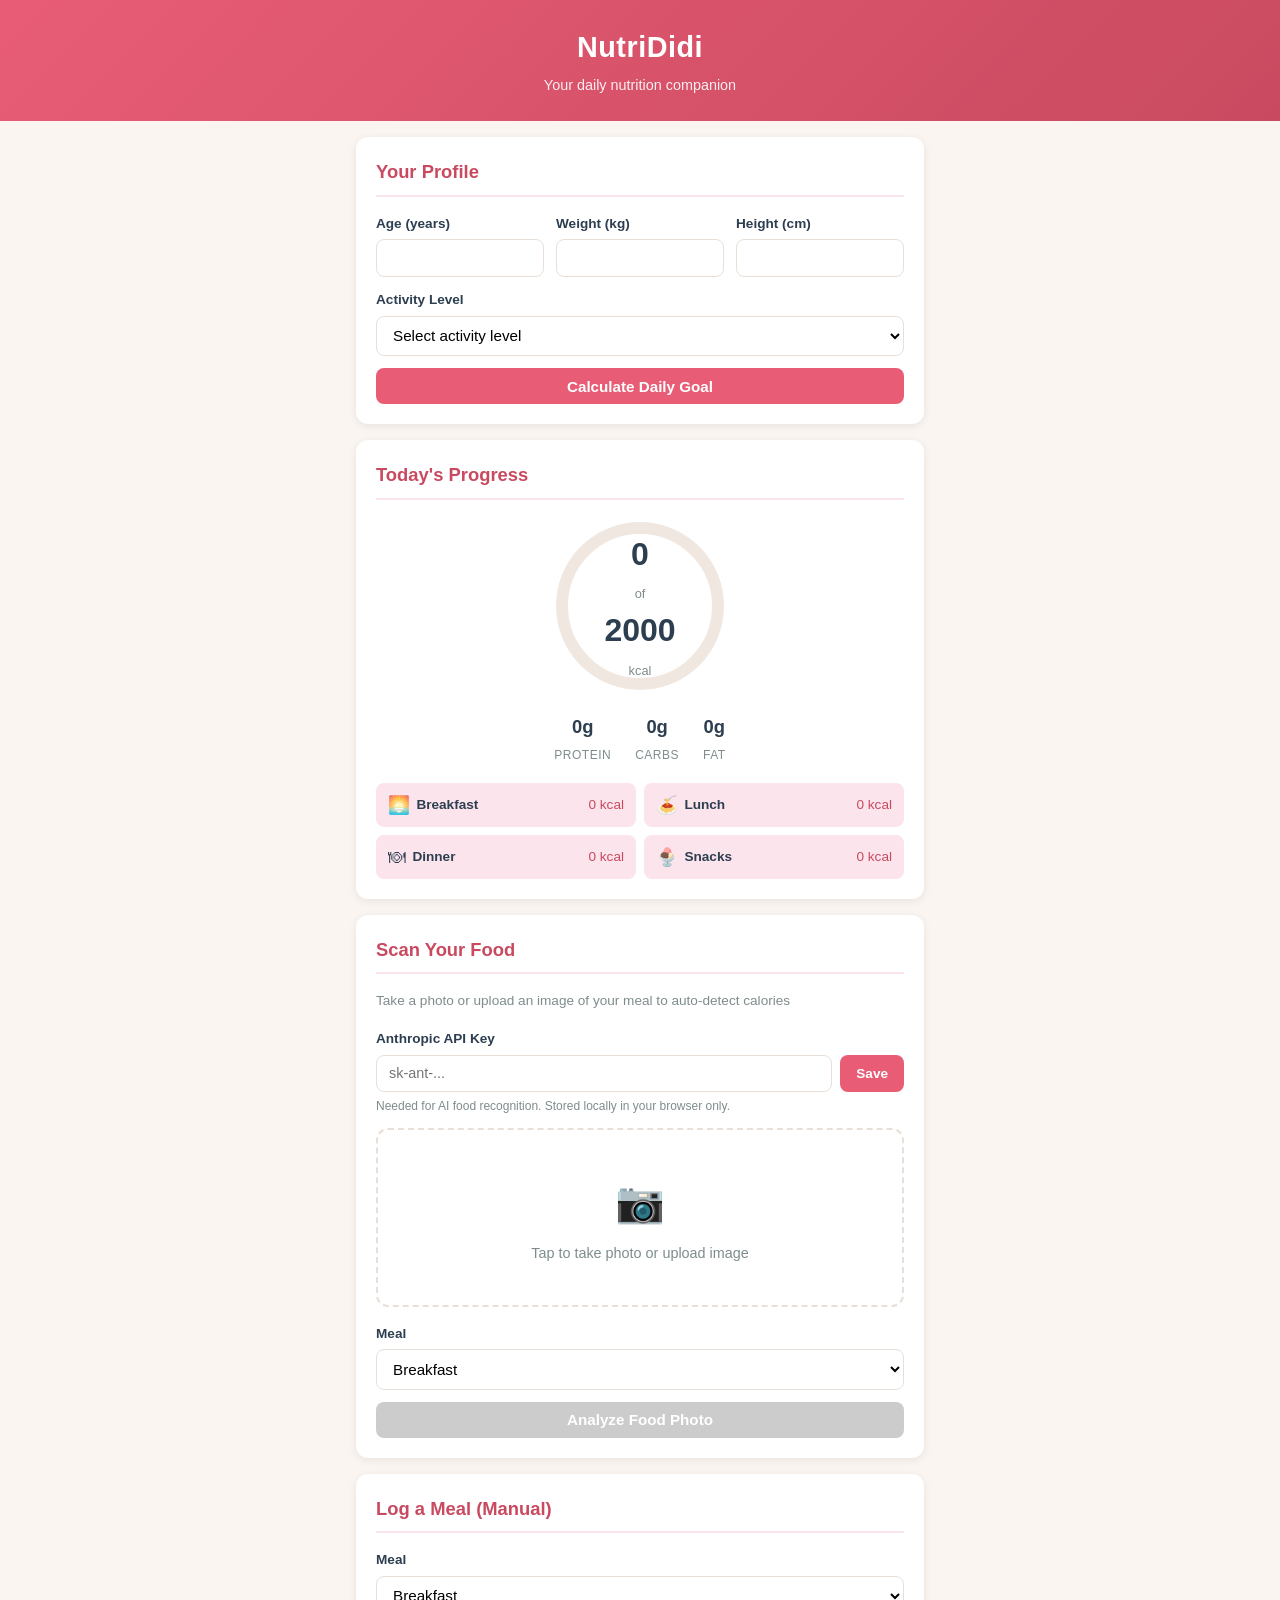
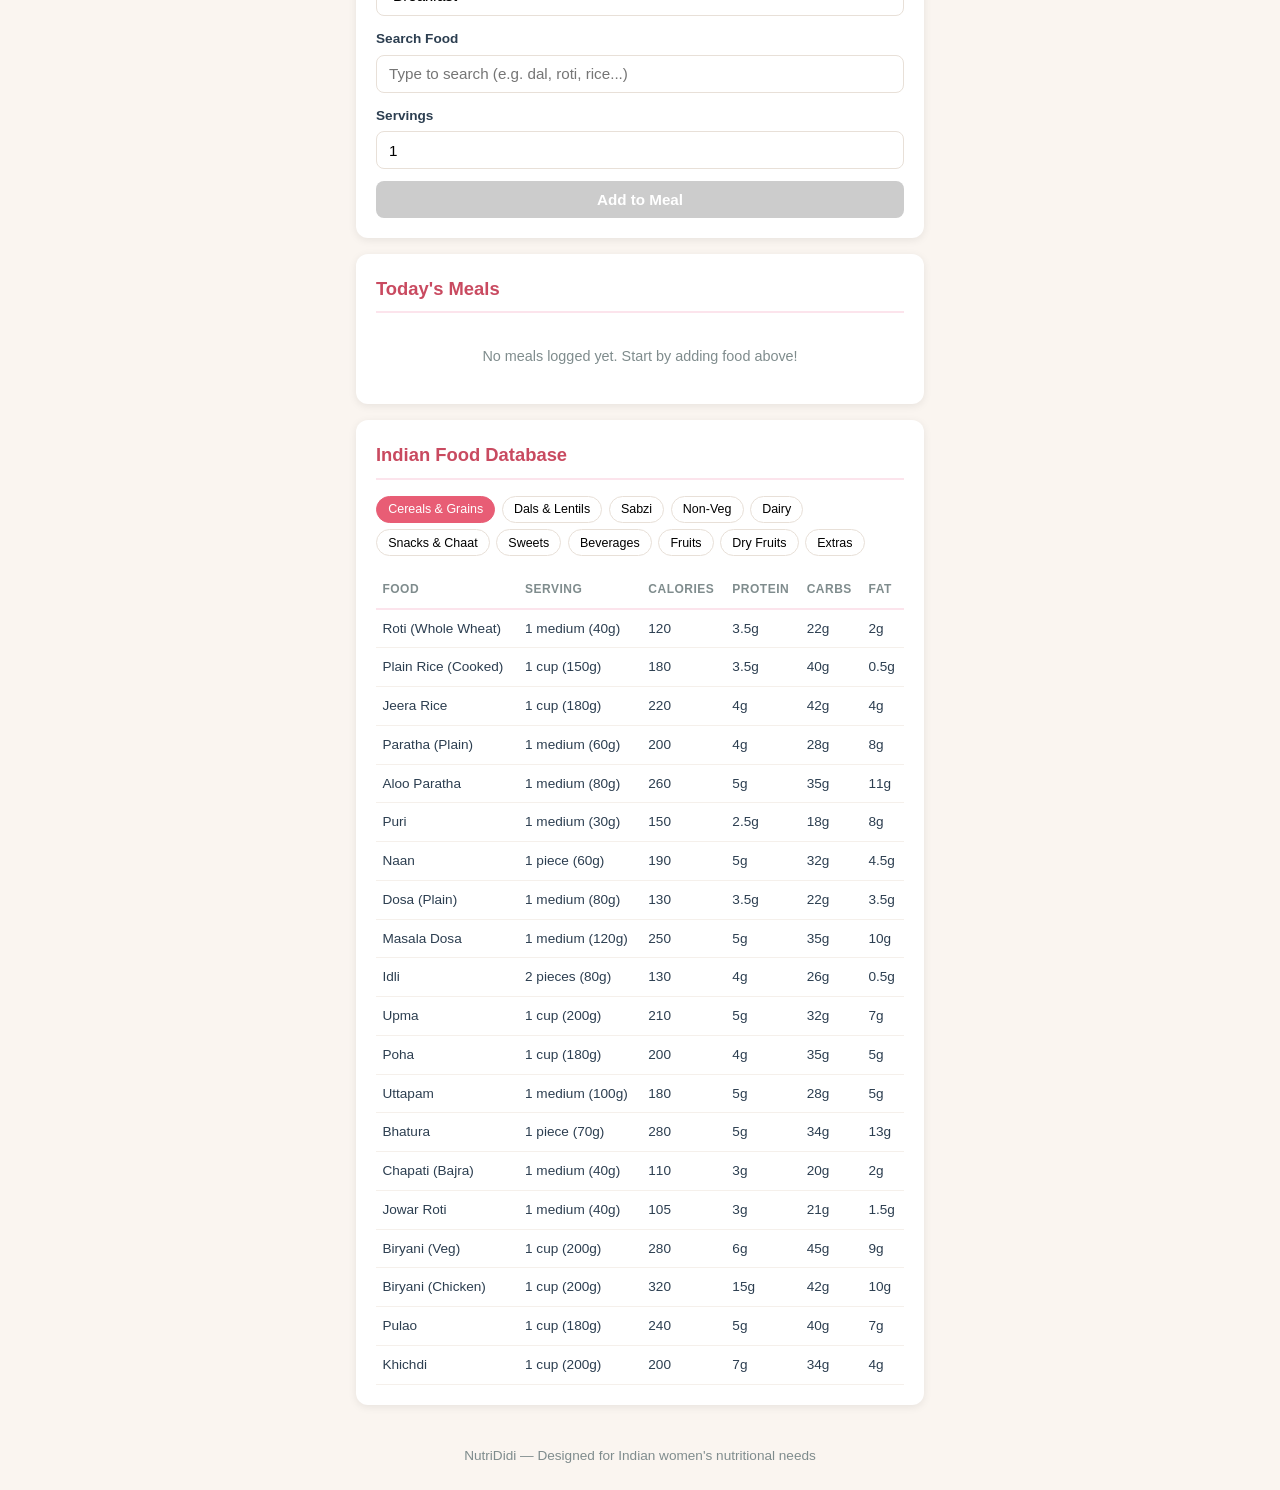
<file: indian-calorie-tracker/index.html>
<!DOCTYPE html>
<html lang="en">
<head>
    <meta charset="UTF-8">
    <meta name="viewport" content="width=device-width, initial-scale=1.0">
    <title>NutriDidi - Indian Calorie Tracker</title>
    <link rel="stylesheet" href="style.css">
</head>
<body>
    <header>
        <h1>NutriDidi</h1>
        <p class="tagline">Your daily nutrition companion</p>
    </header>

    <main>
        <!-- Profile Setup Section -->
        <section id="profile-section" class="card">
            <h2>Your Profile</h2>
            <form id="profile-form">
                <div class="form-row">
                    <div class="form-group">
                        <label for="age">Age (years)</label>
                        <input type="number" id="age" min="15" max="80" required>
                    </div>
                    <div class="form-group">
                        <label for="weight">Weight (kg)</label>
                        <input type="number" id="weight" min="30" max="150" step="0.5" required>
                    </div>
                    <div class="form-group">
                        <label for="height">Height (cm)</label>
                        <input type="number" id="height" min="120" max="200" required>
                    </div>
                </div>
                <div class="form-group">
                    <label for="activity">Activity Level</label>
                    <select id="activity" required>
                        <option value="">Select activity level</option>
                        <option value="1.2">Sedentary (desk job, little exercise)</option>
                        <option value="1.375">Lightly Active (light exercise 1-3 days/week)</option>
                        <option value="1.55">Moderately Active (exercise 3-5 days/week)</option>
                        <option value="1.725">Very Active (hard exercise 6-7 days/week)</option>
                    </select>
                </div>
                <button type="submit" class="btn btn-primary">Calculate Daily Goal</button>
            </form>
            <div id="calorie-goal-display" class="hidden">
                <p>Your daily calorie goal: <strong id="calorie-goal-value">0</strong> kcal</p>
            </div>
        </section>

        <!-- Dashboard Section -->
        <section id="dashboard-section" class="card">
            <h2>Today's Progress</h2>
            <div class="progress-container">
                <div class="progress-ring-wrapper">
                    <svg class="progress-ring" width="180" height="180">
                        <circle class="progress-ring-bg" cx="90" cy="90" r="78" />
                        <circle class="progress-ring-fill" cx="90" cy="90" r="78" />
                    </svg>
                    <div class="progress-text">
                        <span id="calories-consumed">0</span>
                        <span class="progress-label">of <span id="calories-target">0</span> kcal</span>
                    </div>
                </div>
                <div class="macro-summary">
                    <div class="macro-item">
                        <span class="macro-value" id="total-protein">0g</span>
                        <span class="macro-label">Protein</span>
                    </div>
                    <div class="macro-item">
                        <span class="macro-value" id="total-carbs">0g</span>
                        <span class="macro-label">Carbs</span>
                    </div>
                    <div class="macro-item">
                        <span class="macro-value" id="total-fat">0g</span>
                        <span class="macro-label">Fat</span>
                    </div>
                </div>
            </div>

            <!-- Meal Breakdown -->
            <div class="meal-breakdown">
                <div class="meal-summary" data-meal="breakfast">
                    <span class="meal-icon">&#127749;</span>
                    <span class="meal-name">Breakfast</span>
                    <span class="meal-cals" id="breakfast-cals">0 kcal</span>
                </div>
                <div class="meal-summary" data-meal="lunch">
                    <span class="meal-icon">&#127837;</span>
                    <span class="meal-name">Lunch</span>
                    <span class="meal-cals" id="lunch-cals">0 kcal</span>
                </div>
                <div class="meal-summary" data-meal="dinner">
                    <span class="meal-icon">&#127869;</span>
                    <span class="meal-name">Dinner</span>
                    <span class="meal-cals" id="dinner-cals">0 kcal</span>
                </div>
                <div class="meal-summary" data-meal="snacks">
                    <span class="meal-icon">&#127848;</span>
                    <span class="meal-name">Snacks</span>
                    <span class="meal-cals" id="snacks-cals">0 kcal</span>
                </div>
            </div>
        </section>

        <!-- Photo Scan Section -->
        <section id="photo-section" class="card">
            <h2>Scan Your Food</h2>
            <p class="section-desc">Take a photo or upload an image of your meal to auto-detect calories</p>

            <!-- API Key Setup -->
            <div id="api-key-setup">
                <div class="form-group">
                    <label for="api-key">Anthropic API Key</label>
                    <div class="api-key-row">
                        <input type="password" id="api-key" placeholder="sk-ant-...">
                        <button id="save-api-key-btn" class="btn btn-small">Save</button>
                    </div>
                    <span class="helper-text">Needed for AI food recognition. Stored locally in your browser only.</span>
                </div>
            </div>
            <div id="api-key-saved" class="hidden">
                <span class="api-key-status">API key saved</span>
                <button id="change-api-key-btn" class="btn-link">Change</button>
            </div>

            <!-- Photo Upload Area -->
            <div id="photo-upload-area" class="photo-upload-area">
                <input type="file" id="photo-input" accept="image/*" capture="environment" hidden>
                <div id="photo-placeholder" class="photo-placeholder">
                    <span class="camera-icon">&#128247;</span>
                    <span>Tap to take photo or upload image</span>
                </div>
                <img id="photo-preview" class="photo-preview hidden" alt="Food photo">
            </div>

            <div class="form-group">
                <label for="photo-meal-type">Meal</label>
                <select id="photo-meal-type">
                    <option value="breakfast">Breakfast</option>
                    <option value="lunch">Lunch</option>
                    <option value="dinner">Dinner</option>
                    <option value="snacks">Snacks</option>
                </select>
            </div>

            <button id="analyze-btn" class="btn btn-primary" disabled>Analyze Food Photo</button>

            <!-- Analysis Results -->
            <div id="analysis-results" class="hidden">
                <h3>Detected Foods</h3>
                <div id="detected-foods-list"></div>
                <div class="analysis-total">
                    <span>Estimated Total:</span>
                    <strong id="analysis-total-cals">0 kcal</strong>
                </div>
                <div class="analysis-actions">
                    <button id="add-all-detected-btn" class="btn btn-primary">Add All to Meal</button>
                    <button id="clear-analysis-btn" class="btn btn-secondary">Clear</button>
                </div>
            </div>

            <!-- Loading State -->
            <div id="analysis-loading" class="hidden">
                <div class="loading-spinner"></div>
                <p>Analyzing your food photo...</p>
            </div>
        </section>

        <!-- Meal Logging Section -->
        <section id="log-section" class="card">
            <h2>Log a Meal (Manual)</h2>
            <div class="form-group">
                <label for="meal-type">Meal</label>
                <select id="meal-type">
                    <option value="breakfast">Breakfast</option>
                    <option value="lunch">Lunch</option>
                    <option value="dinner">Dinner</option>
                    <option value="snacks">Snacks</option>
                </select>
            </div>
            <div class="form-group">
                <label for="food-search">Search Food</label>
                <input type="text" id="food-search" placeholder="Type to search (e.g. dal, roti, rice...)">
                <div id="search-results" class="search-results hidden"></div>
            </div>
            <div class="form-group">
                <label for="serving-qty">Servings</label>
                <input type="number" id="serving-qty" min="0.25" max="10" step="0.25" value="1">
                <span id="serving-unit" class="serving-unit-label"></span>
            </div>
            <button id="add-food-btn" class="btn btn-primary" disabled>Add to Meal</button>
        </section>

        <!-- Logged Meals Section -->
        <section id="logged-meals-section" class="card">
            <h2>Today's Meals</h2>
            <div id="logged-meals-list">
                <p class="empty-state">No meals logged yet. Start by adding food above!</p>
            </div>
            <button id="clear-meals-btn" class="btn btn-secondary hidden">Clear All Meals</button>
        </section>

        <!-- Food Database Browser -->
        <section id="food-db-section" class="card">
            <h2>Indian Food Database</h2>
            <div class="category-tabs" id="category-tabs"></div>
            <div id="food-table-container">
                <table class="food-table">
                    <thead>
                        <tr>
                            <th>Food</th>
                            <th>Serving</th>
                            <th>Calories</th>
                            <th>Protein</th>
                            <th>Carbs</th>
                            <th>Fat</th>
                        </tr>
                    </thead>
                    <tbody id="food-table-body"></tbody>
                </table>
            </div>
        </section>
    </main>

    <footer>
        <p>NutriDidi &mdash; Designed for Indian women's nutritional needs</p>
    </footer>

    <script src="food-database.js"></script>
    <script src="app.js"></script>
</body>
</html>
</file>
<file: indian-calorie-tracker/style.css>
/* NutriDidi - Indian Calorie Tracker Styles */

:root {
    --primary: #e85d75;
    --primary-dark: #c94a60;
    --primary-light: #fce4ec;
    --accent: #ff9800;
    --green: #27ae60;
    --red: #e74c3c;
    --bg: #faf5f0;
    --card-bg: #ffffff;
    --text: #2c3e50;
    --text-light: #7f8c8d;
    --border: #e8e0d8;
    --shadow: 0 2px 8px rgba(0, 0, 0, 0.08);
    --radius: 12px;
}

* {
    margin: 0;
    padding: 0;
    box-sizing: border-box;
}

body {
    font-family: -apple-system, BlinkMacSystemFont, "Segoe UI", Roboto, "Helvetica Neue", Arial, sans-serif;
    background: var(--bg);
    color: var(--text);
    line-height: 1.6;
    min-height: 100vh;
}

header {
    background: linear-gradient(135deg, var(--primary), var(--primary-dark));
    color: white;
    text-align: center;
    padding: 1.5rem 1rem;
}

header h1 {
    font-size: 1.8rem;
    font-weight: 700;
    letter-spacing: 0.5px;
}

header .tagline {
    font-size: 0.9rem;
    opacity: 0.9;
    margin-top: 0.25rem;
}

main {
    max-width: 600px;
    margin: 0 auto;
    padding: 1rem;
    display: flex;
    flex-direction: column;
    gap: 1rem;
}

/* Cards */
.card {
    background: var(--card-bg);
    border-radius: var(--radius);
    padding: 1.25rem;
    box-shadow: var(--shadow);
}

.card h2 {
    font-size: 1.15rem;
    margin-bottom: 1rem;
    color: var(--primary-dark);
    border-bottom: 2px solid var(--primary-light);
    padding-bottom: 0.5rem;
}

/* Forms */
.form-row {
    display: grid;
    grid-template-columns: 1fr 1fr 1fr;
    gap: 0.75rem;
}

.form-group {
    margin-bottom: 0.75rem;
}

.form-group label {
    display: block;
    font-size: 0.85rem;
    font-weight: 600;
    margin-bottom: 0.3rem;
    color: var(--text);
}

.form-group input,
.form-group select {
    width: 100%;
    padding: 0.6rem 0.75rem;
    border: 1.5px solid var(--border);
    border-radius: 8px;
    font-size: 0.95rem;
    transition: border-color 0.2s;
    background: #fff;
}

.form-group input:focus,
.form-group select:focus {
    outline: none;
    border-color: var(--primary);
}

.btn {
    padding: 0.6rem 1.2rem;
    border: none;
    border-radius: 8px;
    font-size: 0.95rem;
    font-weight: 600;
    cursor: pointer;
    transition: background 0.2s, transform 0.1s;
}

.btn:active {
    transform: scale(0.97);
}

.btn-primary {
    background: var(--primary);
    color: white;
    width: 100%;
}

.btn-primary:hover {
    background: var(--primary-dark);
}

.btn-primary:disabled {
    background: #ccc;
    cursor: not-allowed;
}

.btn-secondary {
    background: #ecf0f1;
    color: var(--text);
    width: 100%;
    margin-top: 0.75rem;
}

.btn-secondary:hover {
    background: #dfe6e9;
}

.hidden {
    display: none !important;
}

#calorie-goal-display {
    margin-top: 0.75rem;
    padding: 0.75rem;
    background: var(--primary-light);
    border-radius: 8px;
    text-align: center;
    font-size: 1rem;
}

#calorie-goal-display strong {
    font-size: 1.3rem;
    color: var(--primary-dark);
}

/* Progress Ring */
.progress-container {
    display: flex;
    flex-direction: column;
    align-items: center;
    gap: 1rem;
}

.progress-ring-wrapper {
    position: relative;
    width: 180px;
    height: 180px;
}

.progress-ring {
    transform: rotate(-90deg);
}

.progress-ring-bg {
    fill: none;
    stroke: #f0e8e0;
    stroke-width: 12;
}

.progress-ring-fill {
    fill: none;
    stroke: var(--green);
    stroke-width: 12;
    stroke-linecap: round;
    stroke-dasharray: 490;
    stroke-dashoffset: 490;
    transition: stroke-dashoffset 0.6s ease, stroke 0.3s ease;
}

.progress-text {
    position: absolute;
    top: 50%;
    left: 50%;
    transform: translate(-50%, -50%);
    text-align: center;
}

.progress-text span:first-child {
    display: block;
    font-size: 2rem;
    font-weight: 700;
    color: var(--text);
}

.progress-label {
    font-size: 0.8rem;
    color: var(--text-light);
}

/* Macro Summary */
.macro-summary {
    display: flex;
    gap: 1.5rem;
    justify-content: center;
}

.macro-item {
    text-align: center;
}

.macro-value {
    display: block;
    font-size: 1.15rem;
    font-weight: 700;
    color: var(--text);
}

.macro-label {
    font-size: 0.75rem;
    color: var(--text-light);
    text-transform: uppercase;
    letter-spacing: 0.5px;
}

/* Meal Breakdown */
.meal-breakdown {
    display: grid;
    grid-template-columns: 1fr 1fr;
    gap: 0.5rem;
    margin-top: 1rem;
}

.meal-summary {
    display: flex;
    align-items: center;
    gap: 0.4rem;
    padding: 0.5rem 0.75rem;
    background: var(--primary-light);
    border-radius: 8px;
    font-size: 0.85rem;
}

.meal-icon {
    font-size: 1.1rem;
}

.meal-name {
    font-weight: 600;
    flex: 1;
}

.meal-cals {
    font-weight: 500;
    color: var(--primary-dark);
}

/* Search Results */
.search-results {
    position: absolute;
    left: 0;
    right: 0;
    background: white;
    border: 1.5px solid var(--border);
    border-top: none;
    border-radius: 0 0 8px 8px;
    max-height: 250px;
    overflow-y: auto;
    z-index: 100;
    box-shadow: 0 4px 12px rgba(0, 0, 0, 0.1);
}

.form-group:has(#food-search) {
    position: relative;
}

.search-item {
    padding: 0.6rem 0.75rem;
    cursor: pointer;
    border-bottom: 1px solid #f5f0eb;
    display: flex;
    justify-content: space-between;
    align-items: center;
}

.search-item:hover {
    background: var(--primary-light);
}

.search-item.no-result {
    color: var(--text-light);
    cursor: default;
    justify-content: center;
}

.search-food-name {
    font-weight: 500;
    font-size: 0.9rem;
}

.search-food-info {
    font-size: 0.8rem;
    color: var(--text-light);
}

.serving-unit-label {
    display: block;
    font-size: 0.8rem;
    color: var(--text-light);
    margin-top: 0.25rem;
}

/* Logged Meals */
.meal-group h3 {
    font-size: 0.95rem;
    color: var(--primary);
    margin: 0.75rem 0 0.4rem;
    padding-bottom: 0.25rem;
    border-bottom: 1px solid var(--primary-light);
}

.meal-group:first-child h3 {
    margin-top: 0;
}

.logged-item {
    display: flex;
    justify-content: space-between;
    align-items: center;
    padding: 0.5rem 0;
    border-bottom: 1px solid #f5f0eb;
}

.logged-item:last-child {
    border-bottom: none;
}

.logged-item-info {
    flex: 1;
}

.logged-item-name {
    display: block;
    font-weight: 500;
    font-size: 0.9rem;
}

.logged-item-detail {
    font-size: 0.75rem;
    color: var(--text-light);
}

.logged-item-actions {
    display: flex;
    align-items: center;
    gap: 0.5rem;
}

.logged-item-cals {
    font-weight: 600;
    font-size: 0.9rem;
    color: var(--primary-dark);
}

.btn-remove {
    background: none;
    border: none;
    color: var(--red);
    font-size: 1.3rem;
    cursor: pointer;
    padding: 0 0.25rem;
    line-height: 1;
}

.btn-remove:hover {
    color: #c0392b;
}

.empty-state {
    text-align: center;
    color: var(--text-light);
    padding: 1rem;
    font-size: 0.9rem;
}

/* Category Tabs */
.category-tabs {
    display: flex;
    flex-wrap: wrap;
    gap: 0.4rem;
    margin-bottom: 1rem;
}

.cat-tab {
    padding: 0.35rem 0.7rem;
    border: 1.5px solid var(--border);
    border-radius: 20px;
    background: white;
    font-size: 0.78rem;
    cursor: pointer;
    transition: all 0.2s;
    font-weight: 500;
}

.cat-tab:hover {
    border-color: var(--primary);
    color: var(--primary);
}

.cat-tab.active {
    background: var(--primary);
    color: white;
    border-color: var(--primary);
}

/* Food Table */
#food-table-container {
    overflow-x: auto;
}

.food-table {
    width: 100%;
    border-collapse: collapse;
    font-size: 0.85rem;
}

.food-table th {
    text-align: left;
    padding: 0.5rem 0.4rem;
    border-bottom: 2px solid var(--primary-light);
    color: var(--text-light);
    font-size: 0.75rem;
    text-transform: uppercase;
    letter-spacing: 0.5px;
}

.food-table td {
    padding: 0.5rem 0.4rem;
    border-bottom: 1px solid #f5f0eb;
}

.food-table tr:hover {
    background: var(--primary-light);
}

/* Photo Scan Section */
.section-desc {
    font-size: 0.85rem;
    color: var(--text-light);
    margin-bottom: 1rem;
}

.api-key-row {
    display: flex;
    gap: 0.5rem;
}

.api-key-row input {
    flex: 1;
    padding: 0.6rem 0.75rem;
    border: 1.5px solid var(--border);
    border-radius: 8px;
    font-size: 0.9rem;
}

.api-key-row input:focus {
    outline: none;
    border-color: var(--primary);
}

.btn-small {
    padding: 0.5rem 1rem;
    border: none;
    border-radius: 8px;
    background: var(--primary);
    color: white;
    font-weight: 600;
    font-size: 0.85rem;
    cursor: pointer;
    white-space: nowrap;
}

.btn-small:hover {
    background: var(--primary-dark);
}

.helper-text {
    display: block;
    font-size: 0.75rem;
    color: var(--text-light);
    margin-top: 0.3rem;
}

.api-key-status {
    font-size: 0.85rem;
    color: var(--green);
    font-weight: 500;
}

.btn-link {
    background: none;
    border: none;
    color: var(--primary);
    font-size: 0.85rem;
    cursor: pointer;
    text-decoration: underline;
    padding: 0;
    margin-left: 0.5rem;
}

#api-key-saved {
    margin-bottom: 1rem;
    display: flex;
    align-items: center;
}

.photo-upload-area {
    border: 2px dashed var(--border);
    border-radius: var(--radius);
    padding: 1rem;
    text-align: center;
    cursor: pointer;
    margin-bottom: 1rem;
    transition: border-color 0.2s, background 0.2s;
    overflow: hidden;
}

.photo-upload-area:hover {
    border-color: var(--primary);
    background: var(--primary-light);
}

.photo-placeholder {
    display: flex;
    flex-direction: column;
    align-items: center;
    gap: 0.5rem;
    padding: 1.5rem 0;
    color: var(--text-light);
    font-size: 0.9rem;
}

.camera-icon {
    font-size: 2.5rem;
}

.photo-preview {
    max-width: 100%;
    max-height: 300px;
    border-radius: 8px;
    object-fit: contain;
}

/* Analysis Results */
#analysis-results {
    margin-top: 1rem;
    border-top: 2px solid var(--primary-light);
    padding-top: 1rem;
}

#analysis-results h3 {
    font-size: 0.95rem;
    color: var(--primary-dark);
    margin-bottom: 0.75rem;
}

.detected-food-item {
    display: flex;
    justify-content: space-between;
    align-items: center;
    padding: 0.6rem 0;
    border-bottom: 1px solid #f5f0eb;
}

.detected-food-item:last-child {
    border-bottom: none;
}

.detected-food-info {
    flex: 1;
}

.detected-food-name {
    display: block;
    font-weight: 600;
    font-size: 0.9rem;
}

.detected-food-detail {
    font-size: 0.75rem;
    color: var(--text-light);
}

.detected-food-cals {
    font-weight: 700;
    font-size: 0.95rem;
    color: var(--primary-dark);
    margin-left: 0.75rem;
}

.detected-food-qty {
    width: 60px;
    padding: 0.3rem 0.4rem;
    border: 1.5px solid var(--border);
    border-radius: 6px;
    font-size: 0.85rem;
    text-align: center;
    margin-left: 0.5rem;
}

.detected-food-qty:focus {
    outline: none;
    border-color: var(--primary);
}

.btn-remove-detected {
    background: none;
    border: none;
    color: var(--red);
    font-size: 1.2rem;
    cursor: pointer;
    padding: 0 0.3rem;
    margin-left: 0.3rem;
}

.analysis-total {
    display: flex;
    justify-content: space-between;
    align-items: center;
    padding: 0.75rem 0;
    margin-top: 0.5rem;
    border-top: 2px solid var(--primary-light);
    font-size: 1rem;
}

.analysis-total strong {
    font-size: 1.2rem;
    color: var(--primary-dark);
}

.analysis-actions {
    display: flex;
    gap: 0.5rem;
    margin-top: 0.5rem;
}

.analysis-actions .btn {
    flex: 1;
}

/* Loading Spinner */
#analysis-loading {
    text-align: center;
    padding: 2rem 1rem;
}

#analysis-loading p {
    color: var(--text-light);
    font-size: 0.9rem;
    margin-top: 1rem;
}

.loading-spinner {
    width: 40px;
    height: 40px;
    border: 4px solid var(--primary-light);
    border-top-color: var(--primary);
    border-radius: 50%;
    margin: 0 auto;
    animation: spin 0.8s linear infinite;
}

@keyframes spin {
    to { transform: rotate(360deg); }
}

/* Footer */
footer {
    text-align: center;
    padding: 1.5rem;
    color: var(--text-light);
    font-size: 0.85rem;
}

/* Responsive */
@media (max-width: 480px) {
    .form-row {
        grid-template-columns: 1fr 1fr;
    }

    .meal-breakdown {
        grid-template-columns: 1fr;
    }

    .macro-summary {
        gap: 1rem;
    }

    header h1 {
        font-size: 1.5rem;
    }

    .food-table {
        font-size: 0.8rem;
    }
}
</file>
